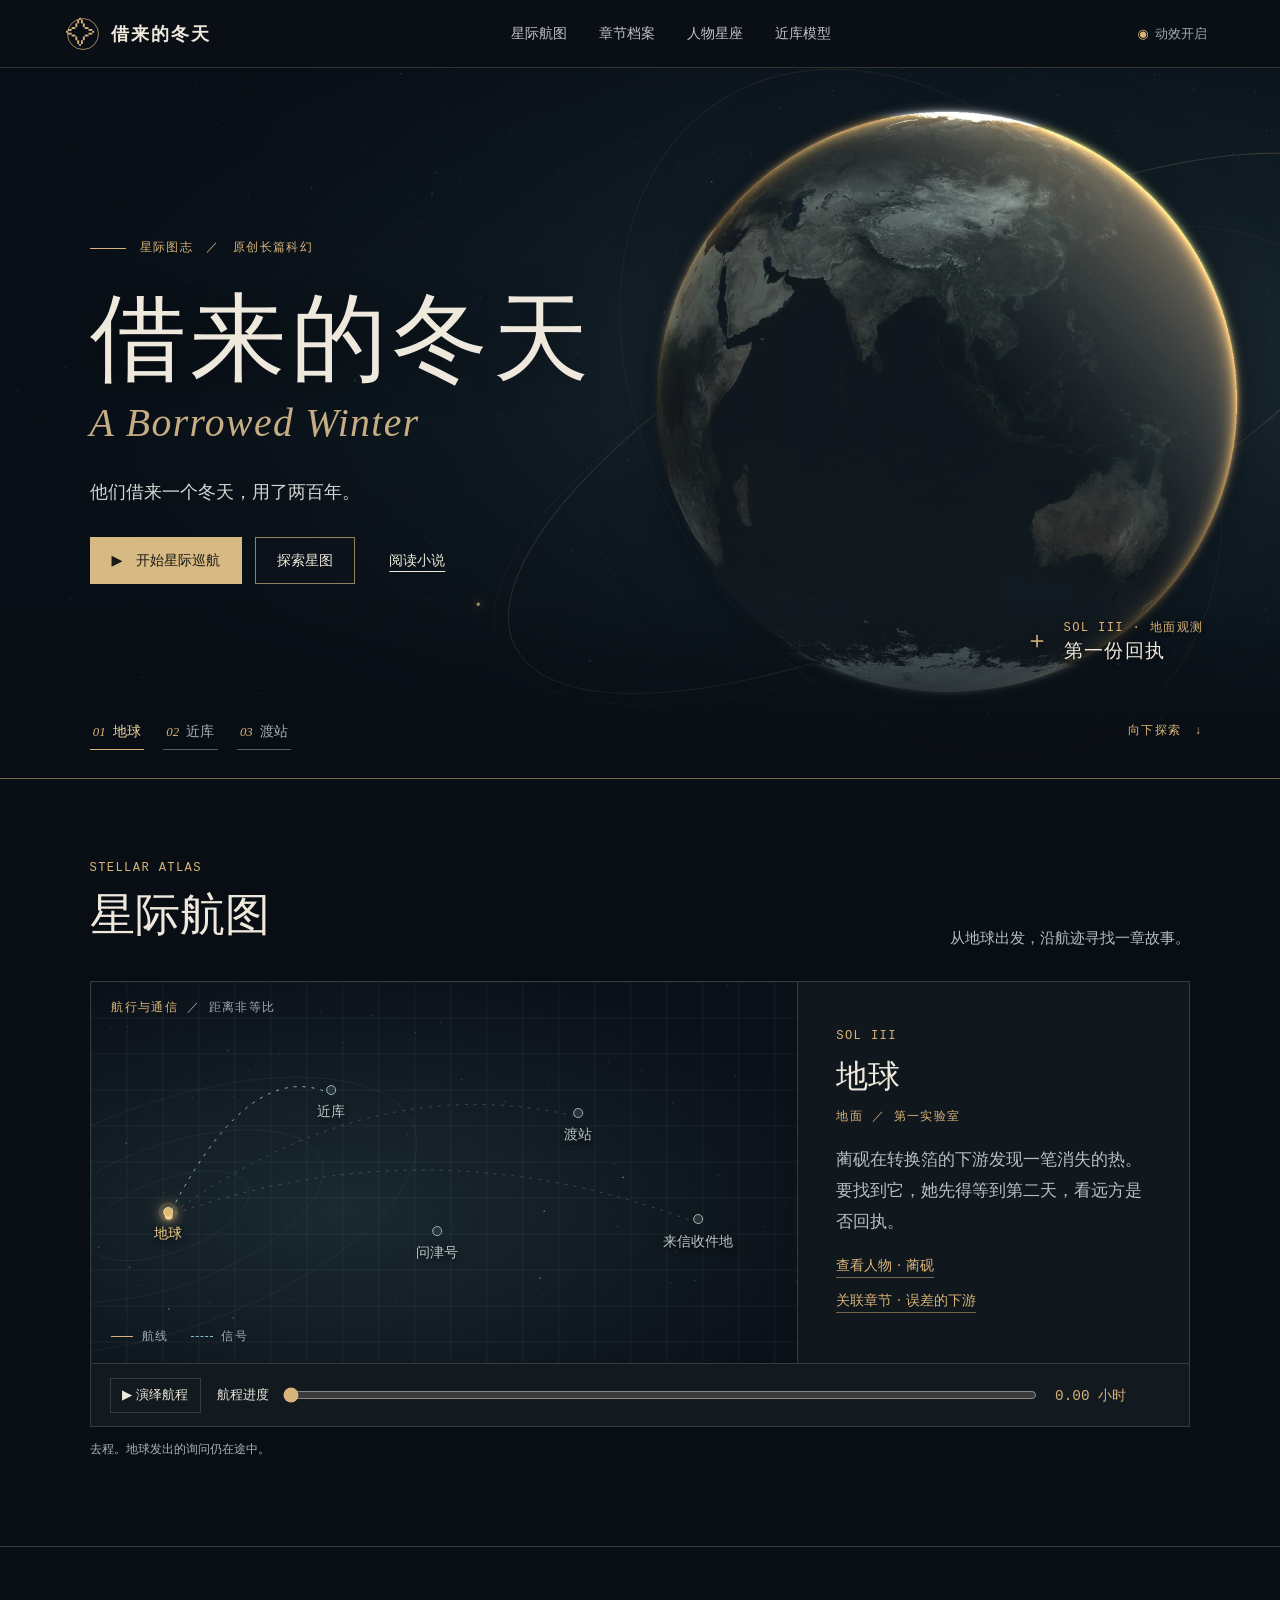
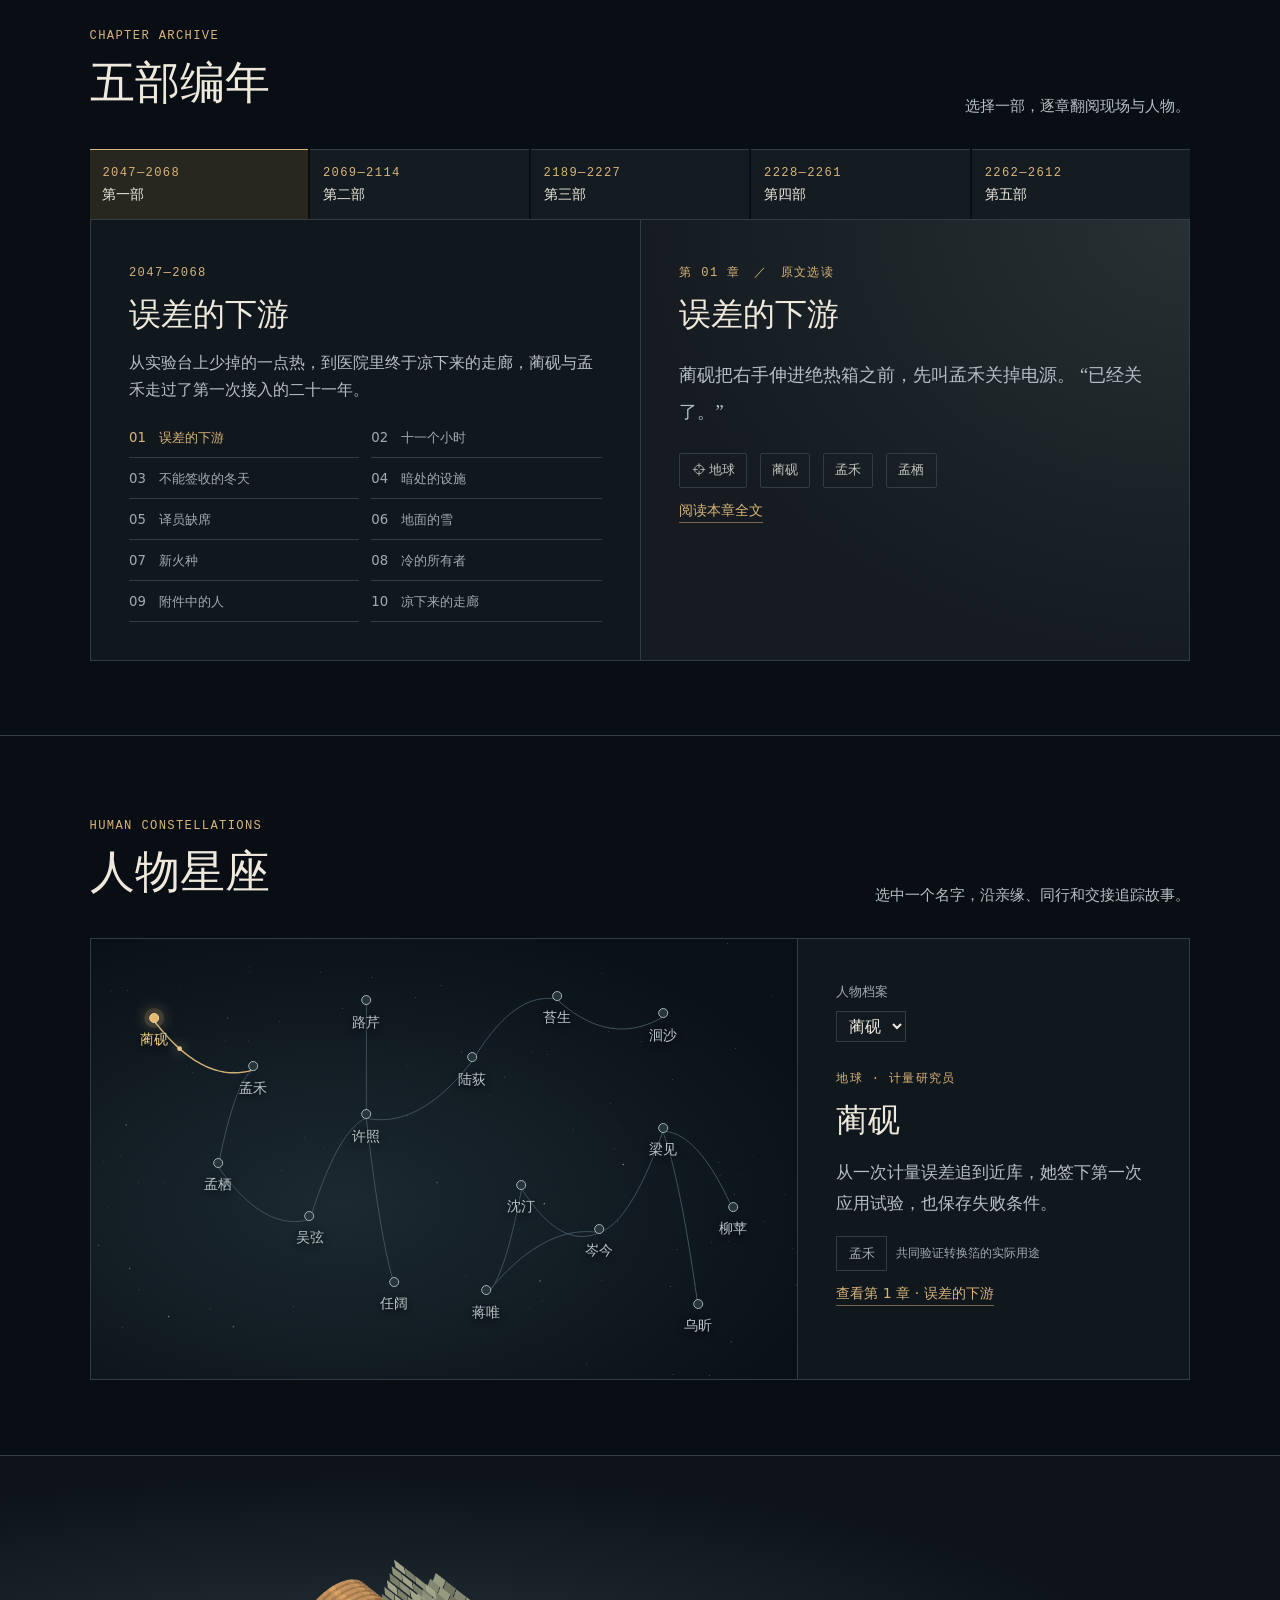
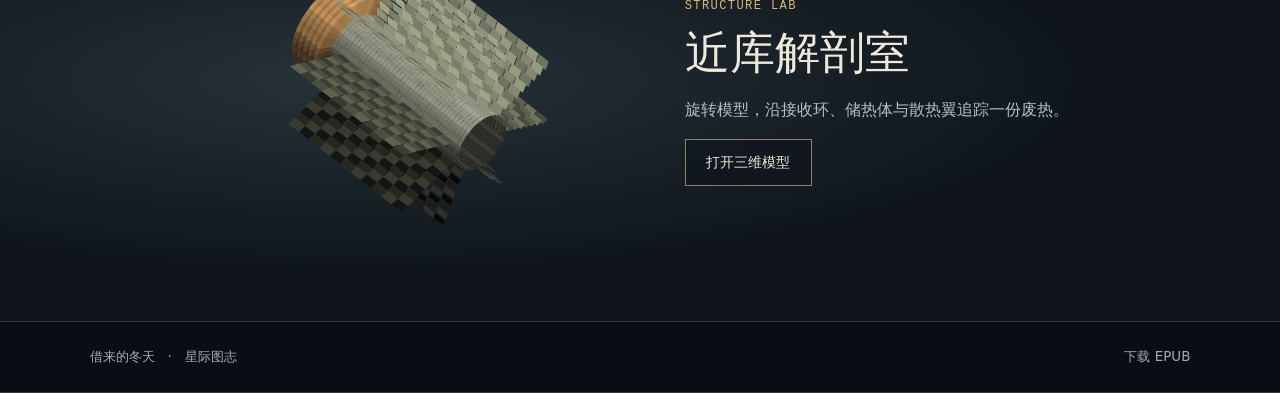
<file: index.html>
<!doctype html><html lang="zh-CN"><head><meta charset="utf-8"><meta name="viewport" content="width=device-width,initial-scale=1"><meta name="theme-color" content="#0a1016"><title>借来的冬天 · 星际图志</title><meta name="description" content="探索《借来的冬天》的五部五十章、星际航线、近库结构与人物关系。"><link rel="stylesheet" href="assets/atlas.css"></head><body>
<header><a class="brand" href="#cover"><i class="emblem">✧</i> 借来的冬天</a><nav><a href="#atlas">星际航图</a><a href="#archive">章节档案</a><a href="#cast">人物星座</a><a href="lab.html#world">近库模型</a></nav><button class="quiet" id="motion" aria-pressed="true">动效开启</button></header>
<main><section class="cover" id="cover"><canvas id="sky" aria-hidden="true"></canvas><div class="orbital" aria-hidden="true"><i></i><i></i><i></i></div><div class="objects" aria-hidden="true"><img class="active" src="assets/earth.webp" alt=""><img src="assets/reservoir.webp" alt=""><img src="assets/station.webp" alt=""></div><div class="vignette"></div><div class="hero-copy"><div class="over"><span></span> 星际图志　／　原创长篇科幻</div><h1>借来的冬天</h1><div class="latin">A Borrowed Winter</div><p id="heroquote">他们借来一个冬天，用了两百年。</p><div class="actions"><button class="gold" id="tourStart">▶　开始星际巡航</button><a class="ghost" href="#atlas">探索星图</a><a class="ghost" href="借来的冬天·阅读版.html#chapter-1">阅读小说</a></div></div><div class="plate"><span class="cross">＋</span><div><small id="platecode"></small><strong id="platetitle"></strong></div></div><div class="hero-foot"><div class="scenebtns" id="scenes" aria-label="切换观测场景"></div><a href="#atlas" class="scrollhint">向下探索　↓</a></div></section>
<section class="section" id="atlas"><div class="section-head"><div><small>STELLAR ATLAS</small><h2>星际航图</h2></div><p>从地球出发，沿航迹寻找一章故事。</p></div>
<div class="atlasgrid"><div class="chart"><div class="chartlabel">航行与通信 <span>／ 距离非等比</span></div><canvas id="map" aria-hidden="true"></canvas><div id="pins"></div><div class="mapkey"><i></i> 航线　 <i></i> 信号</div></div><article class="dossier"><small id="placecode"></small><h3 id="placetitle"></h3><div id="placedist" class="value"></div><p id="placedesc"></p><button id="follow" class="textbtn"></button><a id="placechapter"></a></article></div>
<div class="trackbar"><button id="playRoute">▶ 演绎航程</button><label>航程进度 <input id="travel" type="range" min="0" max="1000" value="0"></label><output id="readout"></output></div><p id="routenote" class="note"></p></section>
<section class="section" id="archive"><div class="section-head"><div><small>CHAPTER ARCHIVE</small><h2>五部编年</h2></div><p>选择一部，逐章翻阅现场与人物。</p></div><div id="volumes" class="volumes"></div><div class="archivegrid"><div><small id="volyear"></small><h3 id="volname"></h3><p id="volsummary"></p><div class="chaplist" id="chaplist"></div></div><article id="page" class="page"><small id="chapnum"></small><h3 id="chaptitle"></h3><blockquote id="excerpt"></blockquote><div id="tags" class="row"></div><a id="readchapter" class="textbtn"></a></article></div></section>
<section class="section" id="cast"><div class="section-head"><div><small>HUMAN CONSTELLATIONS</small><h2>人物星座</h2></div><p>选中一个名字，沿亲缘、同行和交接追踪故事。</p></div><div class="castgrid"><div class="constellation"><canvas id="threads" aria-hidden="true"></canvas><div id="stars"></div></div><article class="dossier"><label for="picker">人物档案</label><select id="picker"></select><small id="profession"></small><h3 id="pname"></h3><p id="pdesc"></p><div id="links"></div><a id="pchapter" class="textbtn"></a></article></div></section>
<section class="lab"><img src="assets/reservoir.webp" alt="近库多层散热翼与接收环"><div><small>STRUCTURE LAB</small><h2>近库解剖室</h2><p>旋转模型，沿接收环、储热体与散热翼追踪一份废热。</p><a href="lab.html#modeltop" class="ghost">打开三维模型</a></div></section></main><dialog id="tour" aria-labelledby="tourTitle"><div class="film"><div class="filmArt"><img id="shot" alt=""></div><div class="filmMask"></div><div class="filmTop"><small>星际巡航　／　含全书情节</small><button id="closeTour" aria-label="关闭巡航">关闭　×</button></div><div class="filmText"><small id="tourYear"></small><h2 id="tourTitle"></h2><p id="tourLine"></p><a class="textbtn" id="tourChapter">进入这一章</a></div><div class="filmControls"><div class="beats" id="beats"></div><div class="row"><button id="prevShot" aria-label="上一幕">‹</button><button id="holdShot">暂停巡航</button><button id="nextShot" aria-label="下一幕">›</button></div></div></div></dialog><footer><span>借来的冬天　·　星际图志</span><a href="借来的冬天.epub" download>下载 EPUB</a></footer>
<script src="assets/book.js"></script><script src="assets/atlas.js"></script></body></html>
</file>
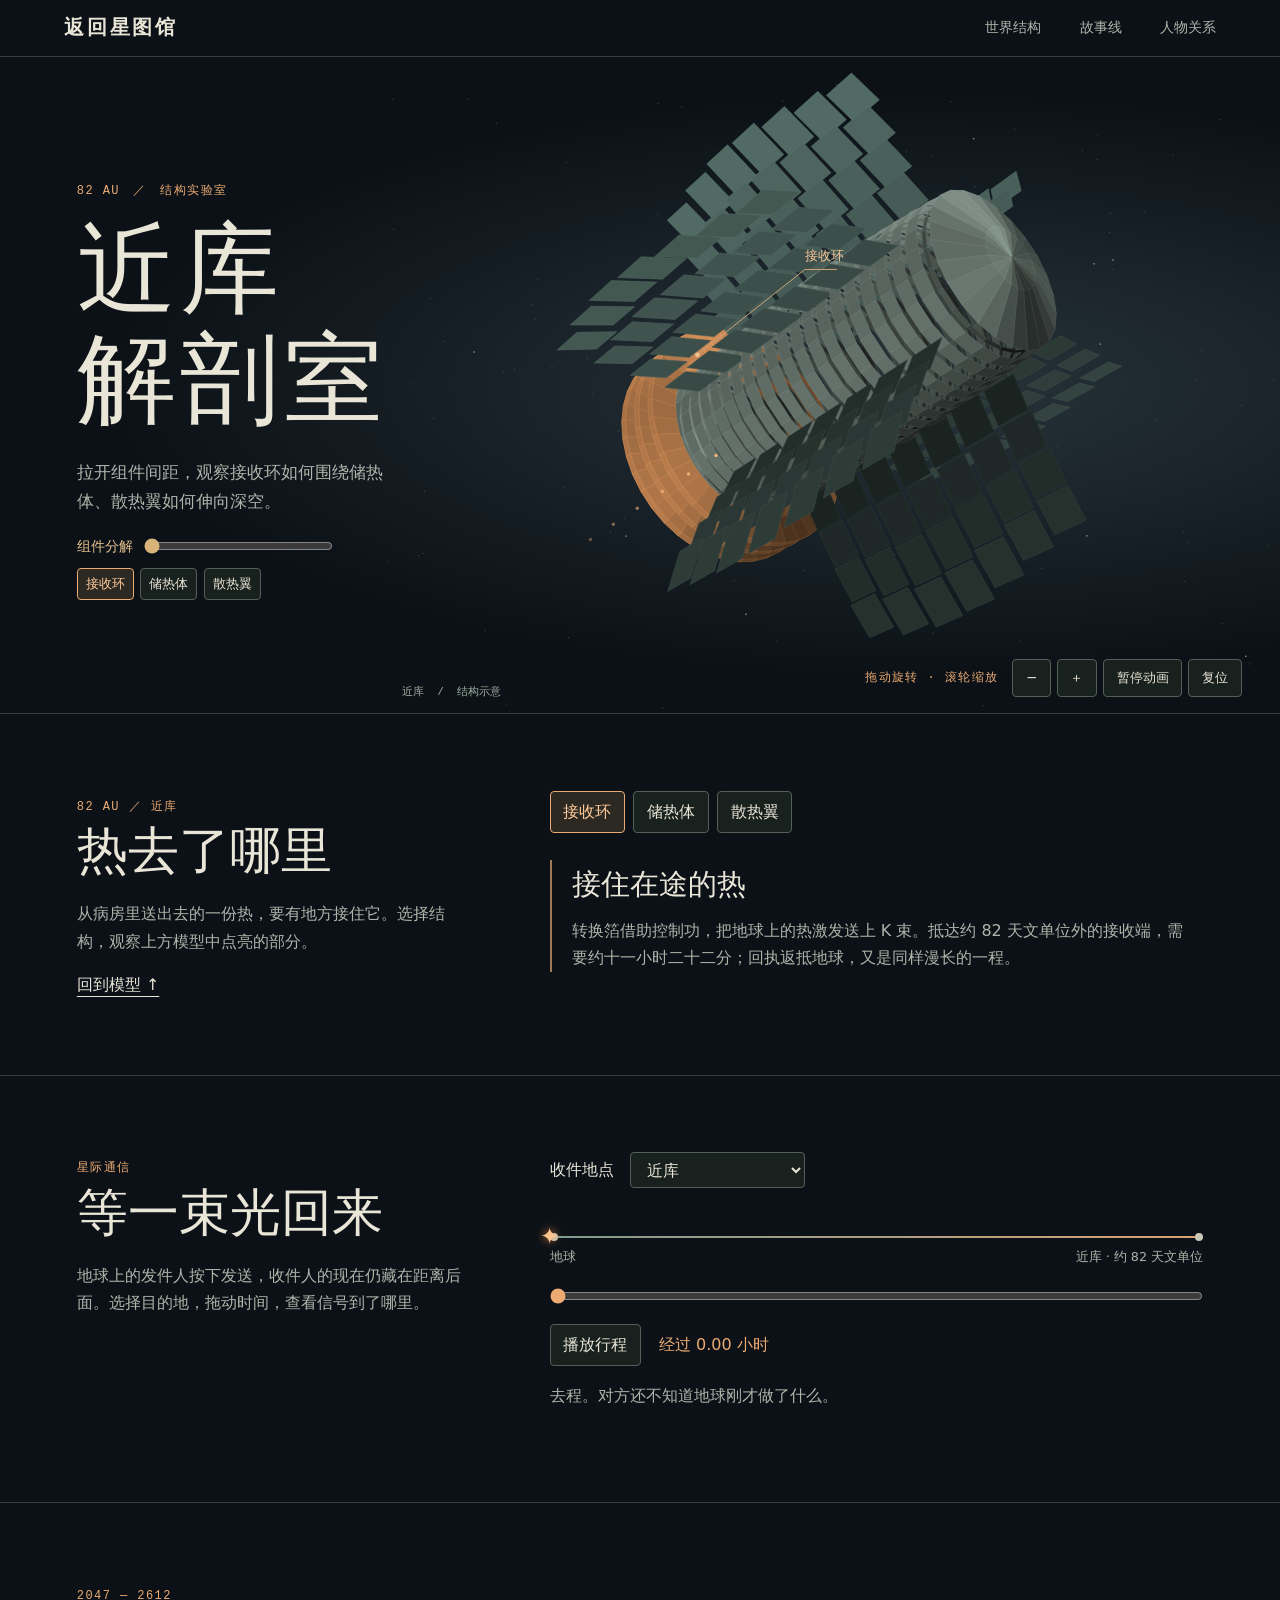
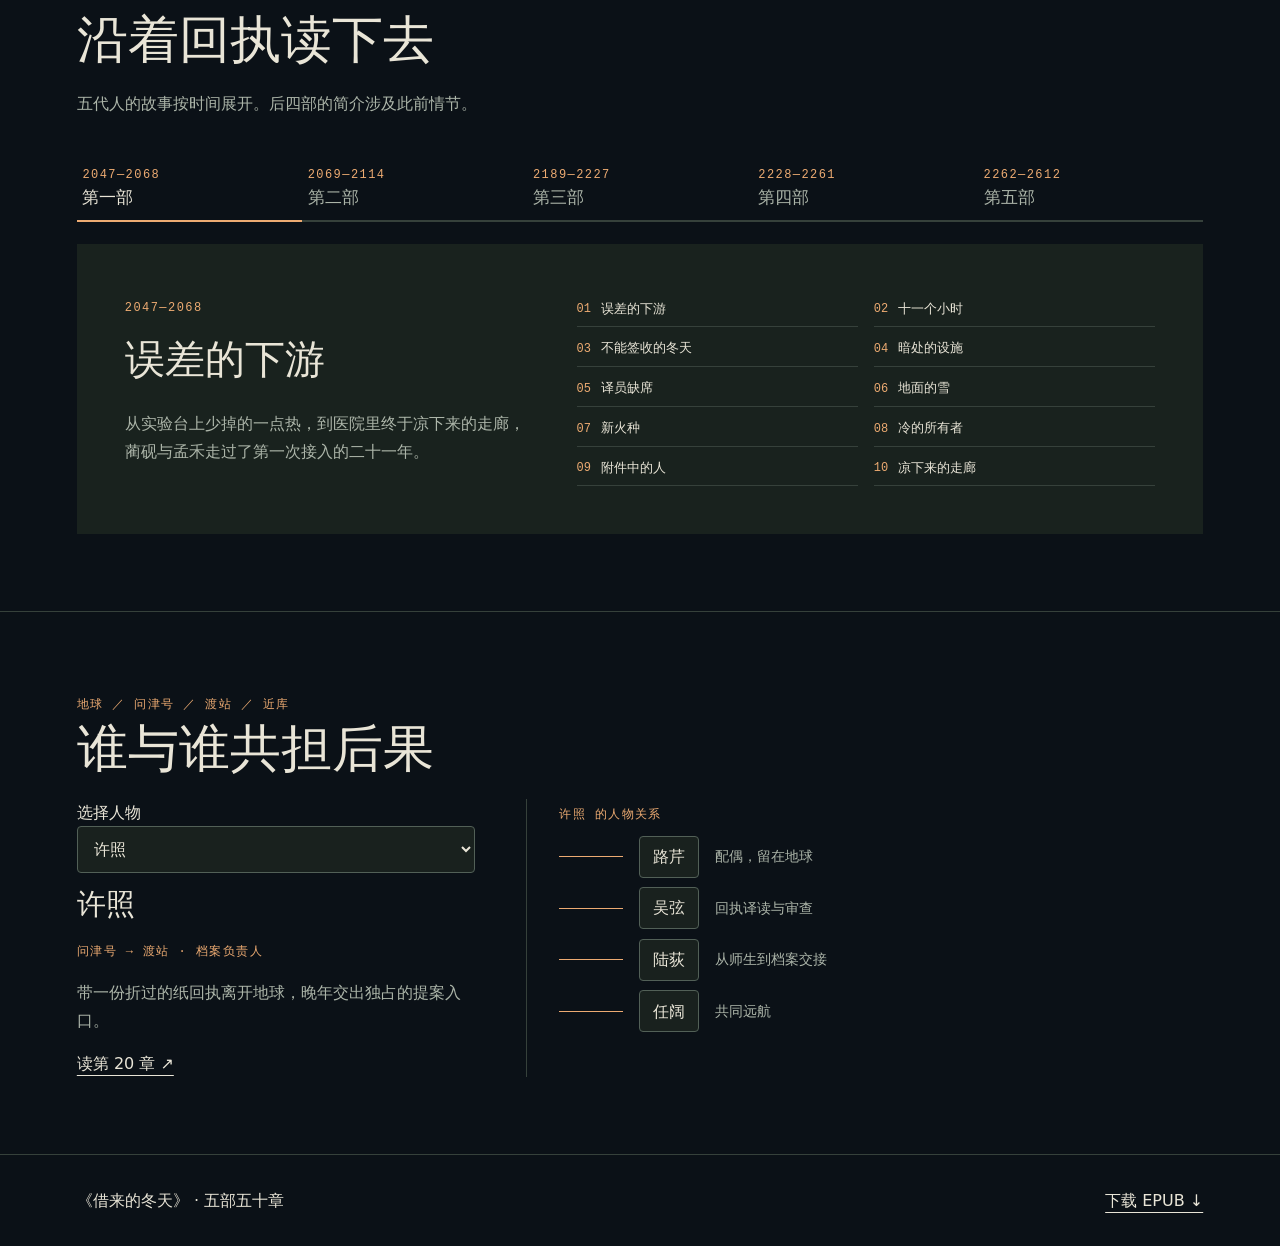
<file: lab.html>
<!doctype html><html lang="zh-Hans"><meta charset="utf-8"><meta name="viewport" content="width=device-width, initial-scale=1"><meta name="theme-color" content="#101614"><title>借来的冬天 · 星际导读</title>
<style>
:root{color-scheme:dark;--ink:#e9e5d7;--muted:#acb5a9;--amber:#edab72;--line:#36413b;--paper:#101614;--serif:"Songti SC","Noto Serif CJK SC",serif}*{box-sizing:border-box}html{scroll-behavior:smooth;scroll-padding:5rem}body{margin:0;background:var(--paper);color:var(--ink);font:16px/1.7 system-ui,sans-serif}a{color:inherit;text-underline-offset:.35em}button,select{font:inherit;color:inherit;cursor:pointer;background:#19211e;border:1px solid #526057;border-radius:4px;padding:.4rem .8rem}button:hover,a:hover,button[aria-pressed=true]{color:#ffca99}button[aria-pressed=true]{border-color:var(--amber);background:#2c2923}button:focus-visible,a:focus-visible,canvas:focus-visible,select:focus-visible{outline:2px solid var(--amber);outline-offset:3px}header{padding:.9rem 5vw;display:flex;align-items:center;justify-content:space-between;border-bottom:1px solid var(--line);background:#101614f5}header strong{font:600 1.25rem var(--serif);letter-spacing:.14em}nav{display:flex;gap:clamp(.65rem,3vw,3rem)}nav a{font-size:.85rem;text-decoration:none;color:var(--muted)}main{max-width:1600px;margin:auto}.hero{position:relative;min-height:590px;height:73vh;max-height:850px;overflow:hidden;border-bottom:1px solid var(--line);background:radial-gradient(ellipse at 72% 50%,#26352f,#101614 57%)}canvas{display:block;width:70%;height:100%;position:absolute;right:0;touch-action:none;cursor:grab}canvas:active{cursor:grabbing}.intro{position:absolute;left:6%;top:19%;width:35%;pointer-events:none}.eyebrow,.meta,small{font:12px/1.7 ui-monospace,"PingFang SC",monospace;color:var(--amber);letter-spacing:.12em}h1,h2,h3,h4{font-family:var(--serif);font-weight:500}h1{font-size:clamp(4rem,7.7vw,8.5rem);line-height:1.12;margin:.8rem 0 1.5rem;letter-spacing:.045em}h1 span{display:block}h2{font-size:clamp(2rem,4vw,4rem);margin:0 0 1rem;line-height:1.3}h3{font-size:1.8rem;margin:.45rem 0}p{color:var(--muted);max-width:39em}.intro p{max-width:19em;font-family:var(--serif);font-size:1.06rem}.cta{display:inline-block;background:#e6ddc8;color:#202a25;text-decoration:none;padding:.6em 1.25em;margin-top:.6rem;pointer-events:auto}.cta:hover{color:#55331a}.modelbar{position:absolute;bottom:1rem;right:3%;display:flex;align-items:center;gap:.35rem}.modelbar button{font-size:.84rem}.modelbar small{margin-right:.5rem}.block{padding:clamp(3rem,6vw,6rem) 6%;border-bottom:1px solid var(--line)}.grid{display:grid;grid-template-columns:minmax(13rem,1fr) 1.65fr;gap:6vw}.row{display:flex;flex-wrap:wrap;gap:.5rem}.detail{border-left:2px solid #a07955;padding-left:1.25rem;margin-top:1.7rem;min-height:7rem}.detail p{margin:.5rem 0}.rail{display:grid;grid-template-columns:repeat(5,1fr);margin:2rem 0 1.4rem}.rail button{background:transparent;text-align:left;border:0;border-bottom:2px solid var(--line);padding:.65rem .35rem;color:var(--muted);border-radius:0}.rail button[aria-pressed=true]{border-color:var(--amber);color:var(--ink)}.rail b{display:block;font:1.05rem var(--serif)}.era{background:#19221e;padding:clamp(1rem,4vw,3rem);display:grid;grid-template-columns:1fr 1.4fr;gap:3vw}.era h3{font-size:2.5rem}.chapterlinks{display:grid;grid-template-columns:1fr 1fr;gap:.3rem 1rem;align-content:center}.chapterlinks a{display:flex;text-decoration:none;font-size:.84rem;border-bottom:1px solid var(--line);padding:.35rem 0;gap:.6rem}.chapterlinks i{color:var(--amber);font:12px monospace;align-self:center}.network{margin-top:1rem;display:grid;grid-template-columns:1fr 1.7fr;gap:4vw}.person{width:100%;padding:.75rem}.relations{border-left:1px solid var(--line);padding-left:2rem}.edge{display:flex;align-items:center;gap:1rem;margin:.6rem 0}.edge i{width:clamp(1.5rem,5vw,5rem);height:1px;background:var(--amber)}.edge span{font-size:.9rem;color:var(--muted)}footer{padding:2rem 6%;display:flex;justify-content:space-between;gap:1rem}.changed{animation:appear .4s ease-out}@keyframes appear{from{opacity:.2;transform:translateY(6px)}}@media(max-width:700px){.hero{height:730px;min-height:0;max-height:none}.intro{left:6%;top:6%;width:88%;z-index:1}.intro p{max-width:24em}.intro h1{font-size:3.5rem}.intro h1 span{display:inline}.hero canvas{width:100%;height:64%;top:33%}.modelbar{bottom:.6rem;right:4%}.modelbar small{display:none}.grid,.era,.network{grid-template-columns:1fr;gap:1rem}.rail b{font-size:.85rem}.rail small{font-size:.65rem}.chapterlinks{gap:.3rem 1rem}.relations{padding-left:1rem}nav{gap:.65rem}nav a{font-size:.73rem}.edge{flex-wrap:wrap;gap:.6rem}footer{flex-wrap:wrap}}@media(prefers-reduced-motion:reduce){*{scroll-behavior:auto!important;animation:none!important}}
.track{height:2px;margin:3rem 0 .5rem;background:linear-gradient(90deg,#7f9b8f,#dba271);position:relative}.track:before,.track:after{content:"";position:absolute;top:-3px;width:8px;height:8px;background:#cbc8b8;border-radius:50%}.track:after{right:0}#packet{position:absolute;z-index:1;top:50%;transform:translate(-50%,-50%);font-size:23px;color:#ffc58f;text-shadow:0 0 10px #eb8748}.ends{display:flex;justify-content:space-between;color:var(--muted);font-size:.8rem}#when{width:100%;accent-color:var(--amber);margin:1.25rem 0}#elapsed{align-self:center;margin-left:.6rem;color:var(--amber)}.intro{pointer-events:auto}.exploder{display:flex;align-items:center;gap:.6rem;color:#e5c28e;font-size:.9rem}.exploder input{width:42%;accent-color:#d9b47a}#layerBtns{display:flex;gap:.4rem;margin-top:.6rem}#layerBtns button{font-size:.79rem;padding:.28rem .5rem}body{background:#0b1117}.hero{background:radial-gradient(ellipse at 72% 50%,#27343a,#0b1117 62%)}header{background:#0b1117}header a{text-decoration:none}@media(max-width:700px){.intro{top:3%}.hero canvas{top:36%;height:61%}}</style>
<header><strong><a href="index.html">返回星图馆</a></strong><nav><a href="#world">世界结构</a><a href="#story">故事线</a><a href="#people">人物关系</a></nav></header><main>
<section class="hero"><canvas tabindex="0" aria-label="近库三维结构模型，方向键旋转，加减键缩放">近库由多孔储热体、接收环和散热翼组成。</canvas><div class="intro"><div class="eyebrow">82 AU　／　结构实验室</div><h1>近库<span>解剖室</span></h1><p>拉开组件间距，观察接收环如何围绕储热体、散热翼如何伸向深空。</p><label class="exploder">组件分解 <input id="spread" type="range" min="0" max="100" value="0"></label><div id="layerBtns"></div></div><div class="modelbar"><small>拖动旋转 · 滚轮缩放</small><button id="minus" aria-label="缩小模型">−</button><button id="plus" aria-label="放大模型">＋</button><button id="pause">暂停动画</button><button id="reset">复位</button></div></section>
<section class="block grid" id="world"><div><small>82 AU ／ 近库</small><h2>热去了哪里</h2><p>从病房里送出去的一份热，要有地方接住它。选择结构，观察上方模型中点亮的部分。</p><a href="#modeltop" id="view">回到模型 ↑</a></div><div><div class="row" id="parts"></div><div class="detail" id="part" aria-live="polite"></div></div></section>
<section class="block grid" id="light"><div><small>星际通信</small><h2>等一束光回来</h2><p>地球上的发件人按下发送，收件人的现在仍藏在距离后面。选择目的地，拖动时间，查看信号到了哪里。</p></div><div><label for="dest">收件地点　</label><select id="dest"><option>近库</option><option>渡站</option><option>拾温者所在的世界</option></select><div class="track"><span id="packet">✦</span></div><div class="ends"><span>地球</span><span id="there"></span></div><input type="range" id="when" min="0" max="1000" value="0" aria-label="光行时间进度"><div class="row"><button id="send">播放行程</button><output id="elapsed" aria-live="off"></output></div><p id="signalnote"></p></div></section><section class="block" id="story"><small>2047 — 2612</small><h2>沿着回执读下去</h2><p>五代人的故事按时间展开。后四部的简介涉及此前情节。</p><div class="rail" id="rail"></div><div class="era" id="era" aria-live="polite"></div></section>
<section class="block" id="people"><small>地球 ／ 问津号 ／ 渡站 ／ 近库</small><h2>谁与谁共担后果</h2><div class="network"><div><label for="names">选择人物</label><select id="names" class="person"></select><div id="bio"></div></div><div class="relations" id="edges" aria-live="polite"></div></div></section></main><footer><span>《借来的冬天》 · 五部五十章</span><a href="借来的冬天.epub" download>下载 EPUB ↓</a></footer>
<script>
const $=s=>document.querySelector(s), reader='借来的冬天·阅读版.html#chapter-';
const parts=[['接收环','接住在途的热','转换箔借助控制功，把地球上的热激发送上 K 束。抵达约 82 天文单位外的接收端，需要约十一小时二十二分；回执返抵地球，又是同样漫长的一程。'],['储热体','库体会升温','热包在多孔结构中还原成普通热激发。热容与相变区间有限。地球账户上的续配记录，曾经比库体内部缓慢的温升更容易看见。'],['散热翼','向真正的天空排热','库体靠表面向环境辐射。隔离一个旧区段只能停止新的输入；收过的热仍在那里，将继续亮过值班员的一生。']];
const eras=[['2047—2068','误差的下游','从实验台上少掉的一点热，到医院里终于凉下来的走廊，蔺砚与孟禾走过了第一次接入的二十一年。'],['2069—2114','延迟的账单','一个没进统计表的港区，把调查员吴弦带到公共冷网的背面。等下一封回信的岁月里，有人造船，有人留下修管。'],['2189—2227','没有主席的会场','许照醒来时，来路已长过一生。在渡站，一次短暂恢复的流量被译成了生命的恢复。陆荻要回到管路本身，找到谁还能够说话。'],['2228—2261','分热的人','一块遮过窗子的影子，一班不能无限待命的车。沈汀与蒋唯把一条星际协议逐项换算成城市真正承受得起的工程。'],['2262—2612','有限的黎明','岑今在地球核床位，梁见在近库等最后的热包。隔离完成很久以后，另一颗星球上的读者，先打开了退出的附件。']];
const people={
'蔺砚':['地球 · 计量研究员','从一次计量误差追到近库，她签下第一次应用试验，也保存失败条件。',1,{'孟禾':'共同验证转换箔的实际用途'}],
'孟禾':['地球 · 设备工程师','医院改装救下病人，也给同事留下手伤。这两件事跟随了他一生。',3,{'蔺砚':'早期试验伙伴','孟栖':'父女'}],
'孟栖':['地球 · 社区医师','她能等一份调查结果，眼前的病人却不能。她还想在剧团里演一次挑剔的客人。',11,{'孟禾':'父女','吴弦':'亲密朋友'}],
'吴弦':['地球 · 公共热网调查员','她亲手批准柳埠的豁免，也把自己签过的缺项带回公众面前。',15,{'孟栖':'一起走过港区调查','许照':'共同核验远方回执'}],
'许照':['问津号 → 渡站 · 档案负责人','带一份折过的纸回执离开地球，晚年交出独占的提案入口。',20,{'路芹':'配偶，留在地球','吴弦':'回执译读与审查','陆荻':'从师生到档案交接','任阔':'共同远航'}],
'路芹':['地球 · 书籍修复者','她试住过船舱，选择留在有陌生人会推门进来的街上。',19,{'许照':'配偶，跨越航程的私人信件'}],
'任阔':['问津号 · 舰长','他比原定计划多值过几次班。许照醒来，看见了他的两根助行杆。',21,{'许照':'船上的档案负责人'}],
'陆荻':['问津号出生 → 渡站 · 材料修复员','她先想让检修门能从里面打开。后来，她替不能亲自到场的人核查权限。',21,{'许照':'接手档案与更正记录','苔生':'管路维护中的合作者'}],
'苔生':['渡站 · 分布式维护群落','盐水管路与交换时序构成它的身体。打开一根管，可能就越过一个人的边界。',23,{'陆荻':'共同学习维护边界','洄沙':'独立的后继分支'}],
'洄沙':['渡站 · 后继维护群落','它能看见太阳系隔离的记录，要在隔离发生近两年后。',43,{'苔生':'源自其分支'}],
'沈汀':['地球 · 散热工程负责人','她跟着散热翼的影子走到盐场，学会计入窗边的一盏灯。',31,{'蒋唯':'配偶，交通与照护','岑今':'导师与接班人'}],
'蒋唯':['地球 · 交通系统','他知道一辆车最远能去哪里，也知道一段两个人原想走完的海边慢路。',32,{'沈汀':'共同生活','岑今':'一同去海边看潮'}],
'岑今':['地球 · 地面切换协调','她从现场实习生做到最后的切换协调，拿着卷尺去量病床，也推着空轮椅去走那座桥。',48,{'沈汀':'师承与工程交接','梁见':'地球与近库的协作','蒋唯':'旧友'}],
'梁见':['地球 → 近库 · 执行工程师','来自南岬港。他把一把灰柄扳手带到太阳系边缘，后来又带了回来。',49,{'岑今':'隔着约十一光时执行切换','柳苹':'母子','乌昕':'近库岗位交接'}],
'柳苹':['地球 · 南岬港居民','她愿意签搬家，不肯签满意。新铺子的窗口还能看见一道窄海。',46,{'梁见':'母子'}],
'乌昕':['近库 · 维护工程师','退休后住进近库护理社区，要求饭厅的踏步宽到容得下自己的鞋。',47,{'梁见':'近库交班'}]};
const titles=["误差的下游", "十一个小时", "不能签收的冬天", "暗处的设施", "译员缺席", "地面的雪", "新火种", "冷的所有者", "附件中的人", "凉下来的走廊", "港口没有风", "表外温度", "第三种余额", "永久在线", "多出来的一座城", "回执的背面", "发给明年的信", "没有人承诺永远", "问津", "留在夏天的人", "醒来以后的地址", "到达不是会面", "苔生", "一把椅子的权限", "被资助的年代", "等待表决的三年", "无法搬走的海", "多数不在场", "更正记录", "没有主席的会场", "散热面的影子", "房间与天空", "失去名字的班组", "远方的否决票", "给后来者的座位", "工厂搬迁以后", "余温公约", "一张不能投赞成的票", "空出来的功率", "第一个不借冬天的夜晚", "剩余的人", "把未来拆开", "迟到的坏消息", "关灯的顺序", "人工的暮色", "无法转存的东西", "距离十一小时", "在场者签字", "余温", "有限的黎明"];
function button(s,fn,p){let b=document.createElement('button');b.textContent=s;b.onclick=fn;if(p!==undefined)b.setAttribute('aria-pressed',p);return b}
function flash(el){el.classList.remove('changed');void el.offsetWidth;el.classList.add('changed')}
let mode=0;function part(i){mode=i;$('#layerBtns').replaceChildren(...parts.map((v,j)=>button(v[0],()=>part(j),i===j)));$('#parts').replaceChildren(...parts.map((v,j)=>button(v[0],()=>part(j),i===j)));$('#part').innerHTML='<h3>'+parts[i][1]+'</h3><p>'+parts[i][2]+'</p>';flash($('#part'));paint()}
function era(i){let e=eras[i];$('#rail').replaceChildren(...eras.map((x,j)=>{let b=button('',()=>era(j),j===i);b.innerHTML='<small>'+x[0]+'</small><b>第'+'一二三四五'[j]+'部</b>';return b}));$('#era').innerHTML='<div><small>'+e[0]+'</small><h3>'+e[1]+'</h3><p>'+e[2]+'</p></div><div class="chapterlinks">'+titles.slice(i*10,i*10+10).map((v,j)=>{let n=i*10+j+1;return '<a href="'+reader+n+'"><i>'+String(n).padStart(2,'0')+'</i>'+v+'</a>'}).join('')+'</div>';flash($('#era'))}
function person(n){let p=people[n];$('#names').value=n;$('#bio').innerHTML='<h3>'+n+'</h3><small>'+p[0]+'</small><p>'+p[1]+'</p><a href="'+reader+p[2]+'">读第 '+p[2]+' 章 ↗</a>';$('#edges').innerHTML='<small>'+n+' 的人物关系</small>';for(let [k,v] of Object.entries(p[3])){let d=document.createElement('div');d.className='edge';d.innerHTML='<i></i>';d.append(button(k,()=>person(k)),Object.assign(document.createElement('span'),{textContent:v}));$('#edges').append(d)}flash($('#edges'))}
for(const n in people)$('#names').add(new Option(n,n));$('#names').onchange=e=>person(e.target.value);person('许照');era(0);
</script>
<script>
const cv=$('canvas'),ctx=cv.getContext('2d');$('.hero').id='modeltop';let yaw=.62,pitch=-.32,zoom=1,t=0,running=!matchMedia('(prefers-reduced-motion:reduce)').matches,drag=null,last=0,w=0,h=0;
let spread=0;function exploded(p,g){return g===0?[p[0]-spread*1.4,p[1],p[2]]:g===2?[p[0]+spread*.45,p[1]*(1+spread*.32),p[2]*(1+spread*.32)]:p}
const mesh=[], tau=Math.PI*2;
function point(x,r,a){return [x,r*Math.cos(a),r*Math.sin(a)]}
function face(pts,group,shade){mesh.push({pts,group,shade})}
function tube(x1,x2,r1,r2,group,n,base){for(let i=0;i<n;i++){let a=tau*i/n,b=tau*(i+1)/n;face([point(x1,r1,a),point(x2,r2,a),point(x2,r2,b),point(x1,r1,b)],group,base+.22*Math.sin(a+1)+.12*Math.cos(a*3))}}
for(let j=0;j<22;j++){let x=-1.55+j*.138,r=.61+.09*Math.sin(Math.PI*j/22);tube(x,x+.105,r,r,1,24,.55);tube(x+.105,x+.138,r-.05,r-.05,1,24,.36)}
for(let side of [-1,1]){tube(side*1.56,side*1.70,.61,.24,1,24,.59);tube(side*1.70,side*1.71,.24,.01,1,24,.62)}
for(let j=0;j<3;j++){let x=-1.51+j*.18;tube(x,x+.055,.94,.94,0,40,.7);tube(x+.055,x+.061,.94,.73,0,40,.65);tube(x,x-.01,.94,.73,0,40,.53)}
for(let k=0;k<6;k++){let a=k*tau/6+.15;for(let j=0;j<7;j++){let x=-.86+j*.32, tip=1.87+.13*Math.sin(j*.7);for(let z=0;z<4;z++){let r=.67+(tip-.67)*z/4,rr=.67+(tip-.67)*(z+1)/4-.018;face([point(x,r,a),point(x+.27,r,a),point(x+.22,rr,a+.055),point(x-.05,rr,a+.055)],2,.49+.22*Math.cos(a)+.035*z)}}}
function project(p){let [x,y,z]=p,c=Math.cos(yaw),s=Math.sin(yaw),v=x*s+z*c,u=x*c-z*s,cp=Math.cos(pitch),sp=Math.sin(pitch),yy=y*cp-v*sp,zz=v*cp+y*sp,xx=u*.946-yy*.324;yy=u*.324+yy*.946;let f=Math.min(w*.192,h*.205)*zoom*9/(9-zz);return [w*.51+xx*f,h*.48-yy*f,zz]}
function rgb(a){return 'rgb('+a.map(q=>Math.round(Math.max(0,Math.min(255,q)))).join(',')+')'}
function paint(){if(!w)return;ctx.clearRect(0,0,w,h);for(let i=1;i<116;i++){let x=(Math.sin(i*78.23)*4387%1+1)%1*w,y=(Math.sin(i*15.73)*2156%1+1)%1*h;ctx.fillStyle=i%8?'#526157':'#aeb9a6';ctx.fillRect(x,y,i%8?.8:1.5,1)}
let tris=mesh.map(f=>{let q=f.pts.map(pt=>project(exploded(pt,f.group)));return {f,q,z:q.reduce((a,b)=>a+b[2],0)/q.length}}).sort((a,b)=>a.z-b.z);
for(let {f,q} of tris){let base=f.group===mode?[217,147,90]:f.group===2?[100,130,122]:[142,160,151];ctx.beginPath();q.forEach(([x,y],i)=>i?ctx.lineTo(x,y):ctx.moveTo(x,y));ctx.closePath();ctx.fillStyle=rgb(base.map(i=>i*f.shade));ctx.fill();ctx.strokeStyle=rgb(base.map(i=>i*(f.shade+.13)));ctx.lineWidth=.55;ctx.stroke()}
if(mode===0){for(let i=0;i<6;i++){let v=((t*.28+i/6)%1),p=project(exploded([-3.9+v*2.34,0,0],0));ctx.beginPath();ctx.arc(p[0],p[1],1.7,0,tau);ctx.fillStyle='rgba(255,187,125,'+(.25+v*.65)+')';ctx.fill()}}
let anchor=project(exploded([[-1.43,.86,0],[.35,.7,.25],[.4,1.77,.26]][mode],mode));let ex=Math.max(18,Math.min(w-125,anchor[0]+w*.12)),ey=Math.max(36,Math.min(h-70,anchor[1]-h*.13));ctx.beginPath();ctx.moveTo(anchor[0],anchor[1]);ctx.lineTo(ex,ey);ctx.lineTo(ex+32,ey);ctx.strokeStyle='#cda47a';ctx.lineWidth=1;ctx.stroke();ctx.fillStyle='#f1c497';ctx.fillRect(anchor[0]-2,anchor[1]-2,4,4);ctx.font='13px system-ui';ctx.fillText(parts[mode][0],ex,ey-9);
ctx.fillStyle='#9fae9e';ctx.font='11px monospace';ctx.fillText('近库  /  结构示意',18,h-18)}
function resize(){w=cv.clientWidth;h=cv.clientHeight;let d=Math.min(2,devicePixelRatio);cv.width=w*d;cv.height=h*d;ctx.setTransform(d,0,0,d,0,0);paint()}
function scaleBy(v){zoom=Math.max(.66,Math.min(1.65,zoom*v));paint()}
function angles(x,y){yaw+=x;pitch=Math.max(-1.35,Math.min(1.35,pitch+y));paint()}
cv.onpointerdown=e=>{cv.setPointerCapture(e.pointerId);drag=[e.clientX,e.clientY]};cv.onpointermove=e=>{if(!drag)return;angles((e.clientX-drag[0])*.008,(e.clientY-drag[1])*.008);drag=[e.clientX,e.clientY]};cv.onpointerup=cv.onpointercancel=()=>drag=null;cv.addEventListener('wheel',e=>{e.preventDefault();scaleBy(Math.exp(-.001*e.deltaY))},{passive:false});
cv.onkeydown=e=>{let a={ArrowLeft:[-.12,0],ArrowRight:[.12,0],ArrowUp:[0,-.12],ArrowDown:[0,.12]}[e.key];if(a){e.preventDefault();angles(...a)}if(e.key==='+'||e.key==='=')scaleBy(1.1);if(e.key==='-')scaleBy(1/1.1)};
$('#spread').oninput=e=>{spread=Number(e.target.value)/100;paint()};$('#plus').onclick=()=>scaleBy(1.14);$('#minus').onclick=()=>scaleBy(1/1.14);$('#reset').onclick=()=>{zoom=1;yaw=.62;pitch=-.32;spread=0;$('#spread').value=0;paint()};function toggle(){ $('#pause').textContent=running?'暂停动画':'播放动画'}$('#pause').onclick=()=>{running=!running;toggle()};toggle();new ResizeObserver(resize).observe(cv);resize();part(0);let visible=true;new IntersectionObserver(e=>visible=e[0].isIntersecting).observe(cv);
function animate(now){let dt=Math.min(.07,(now-last)/1000);if(dt>=.032){last=now;if(running&&!drag&&visible&&!document.hidden){t+=dt;yaw+=dt*.046;paint()}}requestAnimationFrame(animate)}requestAnimationFrame(animate)
const paths=[['近库','约 82 天文单位',22+44/60,'小时'],['渡站','约 1.80 光年',3.6,'年'],['未知接收者','321 光年',321,'年']];
let trip=null;function stopTrip(){cancelAnimationFrame(trip);trip=null;$('#send').textContent='播放行程'}
function showTrip(){let n=$('#dest').selectedIndex,a=paths[n],v=Number($('#when').value)/1000,one=n===2,f=one?v:1-Math.abs(v*2-1);$('#packet').style.left=f*100+'%';$('#there').textContent=a[0]+' · '+a[1];$('#elapsed').textContent='经过 '+(a[2]*v).toFixed(n===2?1:2)+' '+a[3];$('#signalnote').textContent=one?(v===1?'2612 年。拾温者收到光束，先查退出附件。地球仍在 321 光年之外。':'2291 年发出。这里只追踪去程，书中没有来自这个世界的回信。'):(v===1?'回执最早在这一刻抵达地球。':v<.5?'去程。对方还不知道地球刚才做了什么。':'返程。假设收件时立即回执，地球仍须等待。')}
$('#dest').onchange=()=>{stopTrip();$('#when').value=0;showTrip()};$('#when').oninput=()=>{stopTrip();showTrip()};$('#send').onclick=()=>{if(trip!==null){stopTrip();return}if(+$('#when').value===1000)$('#when').value=0;let start=performance.now()-Number($('#when').value)*8;$('#send').textContent='暂停行程';function tick(now){let v=Math.min(1000,(now-start)/8);$('#when').value=v;showTrip();if(v===1000)stopTrip();else trip=requestAnimationFrame(tick)}trip=requestAnimationFrame(tick)};showTrip()
</script></html>
</file>
<file: assets/atlas.css>
:root{color-scheme:dark;--bg:#090e14;--fg:#eee9dc;--gold:#d9b47a;--dim:#a0abb4;--line:#343c40;--serif:"Songti SC",STSong,"Noto Serif CJK SC",serif}*{box-sizing:border-box}html{scroll-behavior:smooth;scroll-padding-top:74px}body{margin:0;background:var(--bg);color:var(--fg);font:16px/1.65 system-ui,sans-serif}a{color:inherit;text-underline-offset:4px;text-decoration:none}a:hover,button:hover{color:#ffe0a7}button,input,select{font:inherit;color:inherit}button,select{background:transparent;border:1px solid var(--line);cursor:pointer}button:focus-visible,a:focus-visible,input:focus-visible,select:focus-visible{outline:2px solid var(--gold);outline-offset:4px}header{height:68px;padding:0 5.2%;display:flex;align-items:center;justify-content:space-between;border-bottom:1px solid #bdab7e3a;background:#0b1016f5;position:sticky;top:0;z-index:8}nav,.actions,.row,.hero-foot,.scenebtns,.section-head,footer{display:flex;align-items:center}nav{gap:2rem;font-size:.88rem;color:#bec3c5}.brand{display:flex;align-items:center;gap:.75rem;font:600 1.15rem var(--serif);letter-spacing:.12em}.emblem{display:grid;place-content:center;width:32px;height:32px;border:1px solid #9e8358;border-radius:50%;font:30px Georgia;color:var(--gold)}.quiet{border:0;color:var(--dim);font-size:.8rem}.quiet:before{content:'◉';color:var(--gold);margin-right:7px}.cover{isolation:isolate;overflow:hidden;position:relative;height:clamp(570px,79vh,840px);background:radial-gradient(ellipse at 76% 42%,#27373c 0,#111d26 33%,#080e15 73%);border-bottom:1px solid #776346}.cover canvas,.objects,.vignette,.orbital{position:absolute;inset:0;width:100%;height:100%;pointer-events:none}.objects img{position:absolute;width:min(49vw,650px);height:auto;top:47%;left:74%;opacity:0;transform:translate(-44%,-48%) scale(.82);transition:opacity 1.1s,transform 1.5s cubic-bezier(.18,.74,.25,1);filter:drop-shadow(0 5px 32px #0a1219)}.objects img.active{opacity:1;transform:translate(-50%,-50%) scale(1)}.vignette{background:linear-gradient(90deg,#080e15bb,transparent 62%),linear-gradient(0deg,#090e14 0,transparent 25%)}.orbital i{position:absolute;width:77%;height:48%;left:36%;top:26%;border:1px solid #b7986448;border-radius:50%;transform:rotate(-27deg)}.orbital i:nth-child(2){width:70%;top:32%;transform:rotate(-24deg);border-style:dashed;opacity:.5}.orbital i:nth-child(3){width:58%;height:75%;left:43%;top:11%;transform:rotate(57deg);opacity:.4}.hero-copy{position:absolute;left:7%;top:24%;pointer-events:none}.hero-copy a{pointer-events:auto}.over,small,.chartlabel,.mapkey,.plate,.scrollhint,.note,.value{font:500 .76rem/1.65 ui-monospace,"PingFang SC",monospace;letter-spacing:.11em;color:var(--gold)}.over{display:flex;align-items:center;gap:14px}.over span{width:36px;height:1px;background:var(--gold)}h1,h2,h3{font-family:var(--serif);font-weight:500;margin:0;line-height:1.23}h1{font-size:clamp(4rem,7.5vw,8rem);letter-spacing:.05em;margin:1.35rem 0 .1rem;text-shadow:0 3px 30px #0006}.latin{font:italic clamp(1.6rem,3.1vw,3rem) Georgia,serif;letter-spacing:.035em;color:#c7ad84}.hero-copy p{font:1.12rem/1.9 var(--serif);margin:1.8rem 0;color:#d3d6d3}.actions,.row{gap:.8rem}.gold,.ghost{display:inline-flex;align-items:center;justify-content:center;padding:.65rem 1.3rem;font-size:.9rem;border:1px solid #928264}.gold{background:#d7b984;color:#1a1a17;border-color:#d7b984}.gold:hover{background:#f0d2a2;color:#161616}.gold b{margin-left:1rem}.ghost{background:#0d141ba1}.hero-foot{position:absolute;bottom:4%;left:7%;right:6%;justify-content:space-between}.scenebtns{gap:1.2rem}.scenebtns button{border:0;border-bottom:1px solid #586064;padding:.4rem .2rem;color:#a7b0b3;font-size:.85rem}.scenebtns button span{font:italic .8rem Georgia;color:var(--gold);margin-right:.45rem}.scenebtns [aria-pressed=true]{border-color:var(--gold);color:#f2d9a6}.plate{position:absolute;right:6%;bottom:16%;display:flex;gap:.8rem;align-items:center;text-shadow:0 1px 8px black}.plate strong{display:block;font:1.2rem var(--serif);color:var(--fg)}.cross{font-size:1.5rem}.section,.lab,footer{padding:clamp(3rem,5.8vw,6.3rem) 7%;border-bottom:1px solid var(--line)}.section-head{justify-content:space-between;align-items:end;gap:2rem;margin-bottom:1.9rem}h2{font-size:clamp(2.15rem,3.5vw,3.9rem);margin:.5rem 0}h3{font-size:clamp(1.7rem,2.5vw,2.7rem);margin:.65rem 0}p,blockquote{color:#b6bfc4}.section-head p{margin:0;font-size:.94rem}.atlasgrid,.castgrid,.archivegrid{display:grid;grid-template-columns:1.8fr 1fr;border:1px solid var(--line);background:#10171d}.chart,.constellation{position:relative;min-height:330px;background:radial-gradient(ellipse at 35% 60%,#1b2931,#0a1017 80%);overflow:hidden}.chart canvas,.constellation canvas,#pins,#stars{position:absolute;inset:0;width:100%;height:100%}.chartlabel,.mapkey{position:absolute;left:1.3rem;top:1rem;z-index:1;pointer-events:none}.chartlabel span,.mapkey{color:var(--dim)}.mapkey{top:auto;bottom:1rem}.mapkey i{display:inline-block;width:22px;border-bottom:1px solid var(--gold);vertical-align:middle}.mapkey i+i{border-bottom:1px dashed #83c0c9}.node{position:absolute;transform:translate(-50%,-50%);border:0;font-size:.86rem;padding:.35em;white-space:nowrap;text-shadow:0 2px 7px #05090c;color:#bac6c7}.node:before{content:'';width:8px;height:8px;border:1px solid #a4b5b4;background:#26343b;border-radius:100%;display:block;margin:0 auto .35rem}.node[aria-pressed=true]{color:#f3cf8a}.node[aria-pressed=true]:before{background:#e5bb72;border-color:#eed29a;box-shadow:0 0 0 5px #e0ba7922,0 0 16px #e0ba79}.dossier,.archivegrid>div,.page{padding:clamp(1.2rem,3vw,3.5rem)}.dossier{border-left:1px solid var(--line)}.dossier a,.textbtn{font-size:.88rem;color:var(--gold);background:none;border:none;padding:0;border-bottom:1px solid #76664d;display:table;margin:.7rem 0}.dossier p{font:1.05rem/1.85 var(--serif)}.trackbar{display:flex;gap:1rem;align-items:center;background:#12191f;padding:.85rem 1.2rem;border:1px solid var(--line);border-top:0}.trackbar button,.row button,#links button{padding:.35rem .7rem;font-size:.83rem}.trackbar label{display:flex;align-items:center;gap:.75rem;flex:1;font-size:.84rem}.trackbar input{flex:1;width:5rem;accent-color:var(--gold)}.trackbar output{min-width:8em;color:var(--gold);font: .9rem monospace}.note{color:#a9b4ba;letter-spacing:0}.volumes{display:grid;grid-template-columns:repeat(5,1fr);gap:2px}.volumes button{border:0;border-top:1px solid var(--line);padding:.8rem;background:#141c21;text-align:left;font-size:.88rem}.volumes small{display:block}.volumes [aria-pressed=true]{background:#27271f;border-top-color:var(--gold)}.archivegrid{grid-template-columns:1fr 1fr}.chaplist{display:grid;grid-template-columns:1fr 1fr;gap:2px 12px}.chaplist button{text-align:left;color:var(--dim);font-size:.83rem;border:0;border-bottom:1px solid var(--line);padding:.5rem 0}.chaplist button[aria-pressed=true]{color:var(--gold)}.page{border-left:1px solid var(--line);background:radial-gradient(at top right,#273033,#151b20 70%);position:relative}.page blockquote{font:1.15rem/2 var(--serif);margin:1.4rem 0}.row{flex-wrap:wrap}.row button{color:#c2c4bc;border-radius:2px}.constellation{min-height:440px}.dossier select{display:block;background:#121a20;margin:.4rem 0 1.4rem;padding:.25rem .5rem}.dossier label{font-size:.82rem;color:var(--dim)}#links div{display:flex;align-items:center;gap:.6rem;margin:.4rem 0;font-size:.78rem;color:var(--dim)}.lab{display:flex;align-items:center;justify-content:center;gap:7%;background:radial-gradient(at 28% 48%,#273239,#0d1319 60%)}.lab img{width:36%;max-width:420px}.lab p{max-width:28em}footer{justify-content:space-between;color:var(--dim);font-size:.84rem;padding-block:1.5rem}.reveal{animation:appear .56s ease both}@keyframes appear{from{opacity:.1;transform:translateY(9px)}}
body.still *,body.still *:before{animation:none!important;transition:none!important}html:has(body.still){scroll-behavior:auto}@media(max-width:760px){header{height:auto;min-height:58px;padding:.55rem 5%;flex-wrap:wrap;gap:.4rem}.brand{font-size:1rem}nav{order:3;justify-content:space-between;width:100%;gap:.4rem;font-size:.79rem}html{scroll-padding-top:95px}.cover{height:650px}.hero-copy{top:10%;left:6%}h1{font-size:clamp(3rem,12vw,5rem);margin:.75rem 0 0}.hero-copy p{font-size:1rem;margin:.9rem 0}.objects img{width:74vw;max-width:340px;left:62%;top:65%}.orbital i{top:50%;height:25%;left:0;width:110%}.orbital i:nth-child(2){top:53%;width:105%}.orbital i:nth-child(3){top:39%;height:49%}.plate{bottom:14%;right:5%}.hero-foot{left:5%;right:5%;bottom:3%}.scrollhint{display:none}.section{padding-inline:5%}.section-head{display:block}.section-head p{margin-top:.7rem}.atlasgrid,.archivegrid,.castgrid{grid-template-columns:1fr}.chart{min-height:260px}.dossier,.page{border-left:0;border-top:1px solid var(--line)}.trackbar{flex-wrap:wrap;gap:.5rem}.trackbar label{min-width:55%}.volumes button{padding:.45rem .25rem;font-size:.76rem}.volumes small{font-size:.6rem;letter-spacing:0}.constellation{min-height:350px}.lab{padding-inline:5%;gap:1rem}.lab img{width:30%}.scenebtns{gap:.6rem}.value{font-size:.85rem}.node{font-size:.78rem}}
@media(prefers-reduced-motion:reduce){html{scroll-behavior:auto}.objects img,.reveal{transition:none;animation:none}}
.hero-copy button{pointer-events:auto}.gold{cursor:pointer}.hero-copy .actions{flex-wrap:wrap}.hero-copy .ghost:last-child{border-color:transparent;background:transparent;text-decoration:underline;text-underline-offset:.35rem}
dialog{padding:0;border:1px solid #807053;background:#101820;color:var(--fg);width:min(1090px,94vw);max-width:none;max-height:90dvh}dialog::backdrop{background:#020609e8;backdrop-filter:blur(7px)}body:has(dialog[open]){overflow:hidden}.film{position:relative;isolation:isolate;min-height:min(590px,85dvh);overflow:hidden;background:radial-gradient(ellipse at 75% 25%,#34434a,#0c131a 75%)}.filmArt,.filmMask,.filmTop,.filmText,.filmControls{position:absolute}.filmArt,.filmMask{inset:0}.filmArt img{width:75%;position:absolute;left:40%;top:-14%;animation:approach 10s ease-out both}.filmMask{background:linear-gradient(90deg,#0a1018e8,transparent 75%),linear-gradient(0deg,#090d15 0,transparent 55%)}.filmTop,.filmControls{left:5%;right:5%;display:flex;align-items:center;justify-content:space-between;gap:1rem}.filmTop{top:5%}.filmTop button,.filmControls button{padding:.2rem .7rem;background:#0a111bbb}.filmText{left:7%;top:29%;width:min(70%,520px)}.filmText p{font:1.1rem/1.9 var(--serif);color:#e1ded3}.filmControls{bottom:5%}.beats{display:flex;gap:.35rem;flex:1}.beats button{position:relative;overflow:hidden;flex:1;height:12px;border:0;border-bottom:2px solid #69634f;background:none;padding:0}.beats button[aria-pressed=true]{border-color:var(--gold)}.beats button:after{content:'';display:block;height:3px;background:var(--gold);width:var(--fill,0%)}@keyframes approach{from{transform:translate(3%,3%) scale(.89)}to{transform:translate(-7%,7%) scale(1.09)}}@media(max-width:600px){.film{min-height:min(650px,83dvh)}.filmText{top:auto;bottom:17%;width:86%}.filmArt img{width:100%;left:12%;top:3%}.filmControls{flex-wrap:wrap}.beats{min-width:100%}.hero-copy .actions{gap:.35rem}.hero-copy .actions>*{padding:.54rem .7rem;font-size:.84rem}}
</file>
